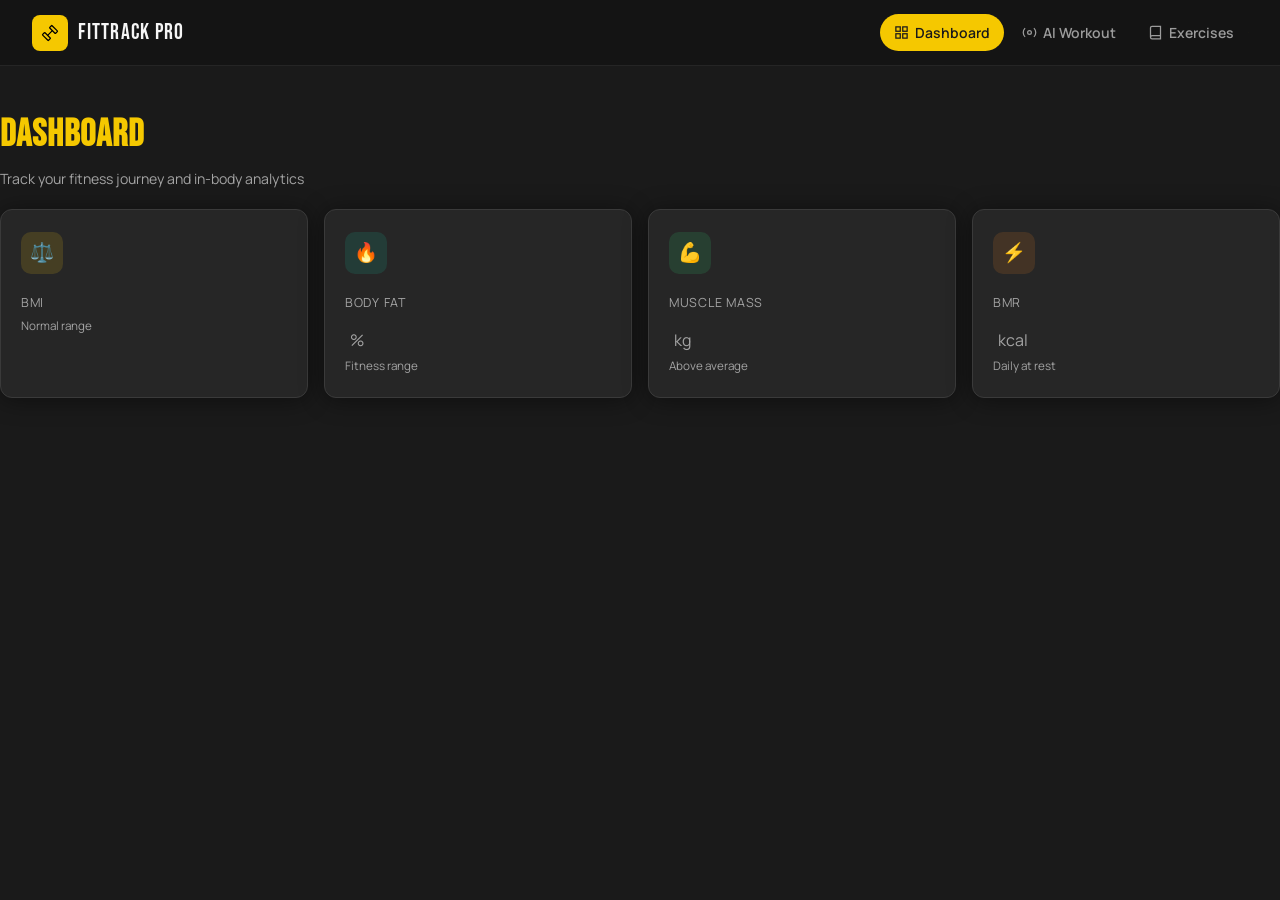
<file: Pages/Dashboard.html>
<!DOCTYPE html>
<html lang="en">
<head>
<meta charset="UTF-8"/>
<meta name="viewport" content="width=device-width, initial-scale=1.0"/>
<link
      href="https://fonts.googleapis.com/css2?family=Bebas+Neue&family=Manrope:wght@400;600;700;800&display=swap"
      rel="stylesheet"
    />
<link rel="stylesheet" href="../css/Dashboard.css"/>
<link rel="stylesheet" href="../css/Components.css"/>
<link rel="stylesheet" href="../css/Global.css"/>

</head>
<body>

<!-- ===== NAVIGATION SECTION ===== -->
<!-- NAVBAR -->
 <nav>
      <a class="logo" href="../index.html">
        <div class="logo-icon">
          <svg viewBox="0 0 24 24" fill="none" transform="rotate(-45)">
            <path
              d="M7.4 7H4.6C4.27 7 4 7.27 4 7.6V16.4C4 16.73 4.27 17 4.6 17H7.4C7.73 17 8 16.73 8 16.4V7.6C8 7.27 7.73 7 7.4 7Z"
              stroke="black"
              stroke-width="1.5"
              stroke-linecap="round"
              stroke-linejoin="round"
            />
            <path
              d="M19.4 7H16.6C16.27 7 16 7.27 16 7.6V16.4C16 16.73 16.27 17 16.6 17H19.4C19.73 17 20 16.73 20 16.4V7.6C20 7.27 19.73 7 19.4 7Z"
              stroke="black"
              stroke-width="1.5"
              stroke-linecap="round"
              stroke-linejoin="round"
            />
            <path
              d="M8 12H16"
              stroke="black"
              stroke-width="1.5"
              stroke-linecap="round"
            />
          </svg>
        </div>
        FitTrack Pro
      </a>

      <div class="nav-links">
        <a class="nav-link" href="Dashboard.html">
          <svg
            viewBox="0 0 24 24"
            fill="none"
            stroke="currentColor"
            stroke-width="2"
          >
            <rect x="3" y="3" width="7" height="7" />
            <rect x="14" y="3" width="7" height="7" />
            <rect x="3" y="14" width="7" height="7" />
            <rect x="14" y="14" width="7" height="7" />
          </svg>
          <span>Dashboard</span>
        </a>
        <a class="nav-link" href="Ai.html">
          <svg
            viewBox="0 0 24 24"
            fill="none"
            stroke="currentColor"
            stroke-width="2"
          >
            <circle cx="12" cy="12" r="3" />
            <path
              d="M19.07 4.93a10 10 0 0 1 0 14.14M4.93 4.93a10 10 0 0 0 0 14.14"
            />
          </svg>
          <span>AI Workout</span>
        </a>
        <a class="nav-link active" href="exercise.html">
          <svg
            viewBox="0 0 24 24"
            fill="none"
            stroke="currentColor"
            stroke-width="2"
          >
            <path d="M4 19.5A2.5 2.5 0 0 1 6.5 17H20" />
            <path
              d="M6.5 2H20v20H6.5A2.5 2.5 0 0 1 4 19.5v-15A2.5 2.5 0 0 1 6.5 2z"
            />
          </svg>
          <span>Exercises</span>
        </a>
      </div>

    </nav>
<!-- ===== END NAVIGATION SECTION ===== -->

<!-- MAIN -->
<main class="main">

  <div class="page-title" style="animation:fadeUp .4s ease both">
    <h1>Dashboard</h1>
    <p>Track your fitness journey and in-body analytics</p>
  </div>

  <!-- STAT CARDS -->
  <div class="stats-grid">
    <div class="stat-card bmi">
      <div class="stat-icon gold">⚖️</div>
      <div class="stat-label">BMI</div>
      <div class="stat-val" id="bmiVal"></div>
      <div class="stat-sub">Normal range</div>
    </div>
    <div class="stat-card fat">
      <div class="stat-icon teal">🔥</div>
      <div class="stat-label">Body Fat</div>
      <div class="stat-val" id="fatVal"><span class="stat-unit">%</span></div>
      <div class="stat-sub">Fitness range</div>
    </div>
    <div class="stat-card muscle">
      <div class="stat-icon green">💪</div>
      <div class="stat-label">Muscle Mass</div>
      <div class="stat-val" id="muscleVal"><span class="stat-unit">kg</span></div>
      <div class="stat-sub">Above average</div>
    </div>
    <div class="stat-card bmr">
      <div class="stat-icon orange">⚡</div>
      <div class="stat-label">BMR</div>
      <div class="stat-val" id="bmrVal"><span class="stat-unit">kcal</span></div>
      <div class="stat-sub">Daily at rest</div>
    </div>
  </div>

 


</main>
<script> 

document.addEventListener("DOMContentLoaded", function() {
    const currentPath = window.location.pathname.toLowerCase();

    document.querySelectorAll('.nav-link').forEach(link => {
        const linkHref = link.getAttribute('href').toLowerCase();

        if (currentPath.includes(linkHref) && linkHref !== "#" && linkHref !== "") {
            link.classList.add('active');
            console.log("Matched: " + linkHref);
                  } else {
            link.classList.remove('active');
        }
    });
});

window.onload = function() {
  const weight = parseFloat(localStorage.getItem('user_weight'));
  const height = parseFloat(localStorage.getItem('user_height'));
  const age = parseInt(localStorage.getItem('user_age'));
  const gender = localStorage.getItem('user_gender');

  if (!weight || !height || !age || !gender) return;

  const heightInMeters = height / 100;
  const bmi = weight / (heightInMeters * heightInMeters);

  let bmr = (gender === 'male') 
    ? (10 * weight) + (6.25 * height) - (5 * age) + 5 
    : (10 * weight) + (6.25 * height) - (5 * age) - 161;

  let bodyFat = (gender === 'male') 
    ? (1.20 * bmi) + (0.23 * age) - 16.2 
    : (1.20 * bmi) + (0.23 * age) - 5.4;
  bodyFat = Math.max(bodyFat, 2);

  const fatWeight = weight * (bodyFat / 100);
  const muscleMass = weight - fatWeight;

  // رمي النتايج جوه المربعات اللي في الـ HTML
  document.getElementById('bmiVal').innerText = bmi.toFixed(1);
  document.getElementById('fatVal').innerText = bodyFat.toFixed(1) + ' %';
  document.getElementById('muscleVal').innerText = muscleMass.toFixed(1) + ' Kg';
  document.getElementById('bmrVal').innerText = Math.round(bmr) + ' Kcal';
};
</script>

</body>
</html>
</file>
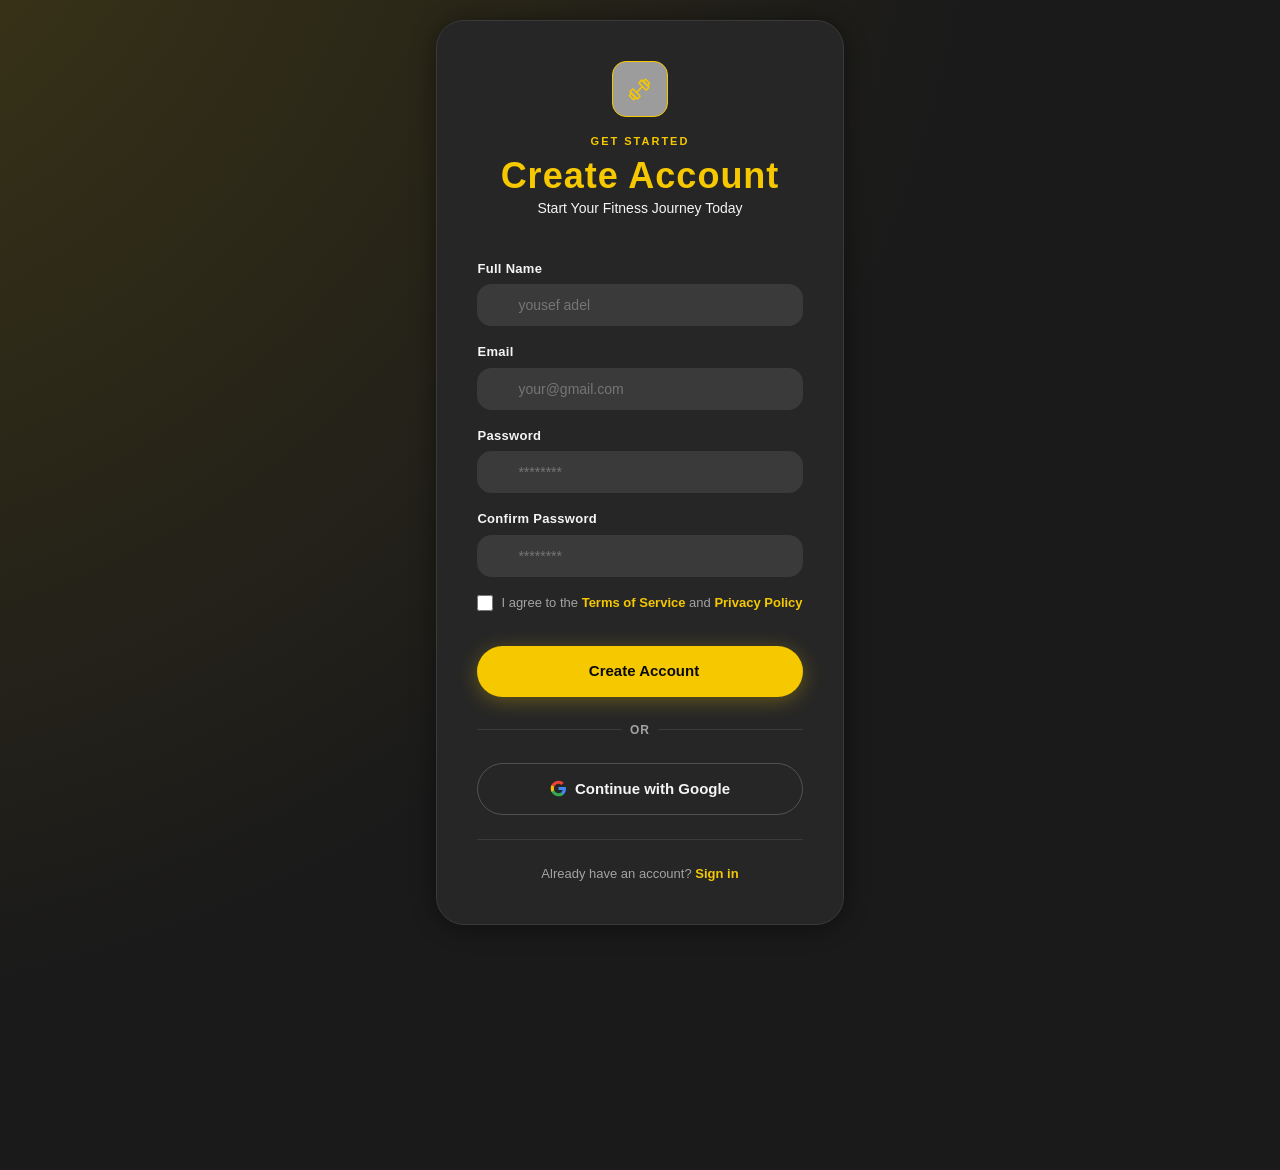
<file: Pages/signup.html>
<!DOCTYPE html>
<html lang="en">
<head>
  <meta charset="UTF-8">
  <meta name="viewport" content="width=device-width, initial-scale=1.0">
  <title>Sign Up - FitTrack Pro</title>
  
  <link rel="stylesheet" href="../css/Global.css">
  <link rel="stylesheet" href="../css/Components.css">
  <link rel="stylesheet" href="../css/signup.css">

</head>
<body>
  
  <!-- ===== MAIN CONTENT SECTION ===== -->
  <div class="page-wrap">
    <div class="auth-card shadow-card">
      <div id="form-view">
        <!-- ===== FORM HEADER SECTION ===== -->
        <div class="auth-header">
          <div class="auth-icon">
            <svg width="25px" height="25px" viewBox="0 0 24 24" fill="none" xmlns="http://www.w3.org/2000/svg" transform="rotate(-45)">
              <g id="SVGRepo_bgCarrier" stroke-width="0"></g>
              <g id="SVGRepo_tracerCarrier" stroke-linecap="round" stroke-linejoin="round"></g>
              <g id="SVGRepo_iconCarrier">
                <path d="M7.4 7H4.6C4.26863 7 4 7.26863 4 7.6V16.4C4 16.7314 4.26863 17 4.6 17H7.4C7.73137 17 8 16.7314 8 16.4V7.6C8 7.26863 7.73137 7 7.4 7Z" stroke="#f5c800" stroke-width="1.5" stroke-linecap="round" stroke-linejoin="round"></path>
                <path d="M19.4 7H16.6C16.2686 7 16 7.26863 16 7.6V16.4C16 16.7314 16.2686 17 16.6 17H19.4C19.7314 17 20 16.7314 20 16.4V7.6C20 7.26863 19.7314 7 19.4 7Z" stroke="#f5c800" stroke-width="1.5" stroke-linecap="round" stroke-linejoin="round"></path>
                <path d="M1 14.4V9.6C1 9.26863 1.26863 9 1.6 9H3.4C3.73137 9 4 9.26863 4 9.6V14.4C4 14.7314 3.73137 15 3.4 15H1.6C1.26863 15 1 14.7314 1 14.4Z" stroke="#f5c800" stroke-width="1.5" stroke-linecap="round" stroke-linejoin="round"></path>
                <path d="M23 14.4V9.6C23 9.26863 22.7314 9 22.4 9H20.6C20.2686 9 20 9.26863 20 9.6V14.4C20 14.7314 20.2686 15 20.6 15H22.4C22.7314 15 23 14.7314 23 14.4Z" stroke="#f5c800" stroke-width="1.5" stroke-linecap="round" stroke-linejoin="round"></path>
                <path d="M8 12H16" stroke="#f5c800" stroke-width="1.5" stroke-linecap="round" stroke-linejoin="round"></path>
              </g>
            </svg>
          </div>
          <span class="section-eyebrow">Get Started</span>
          <h1 class="auth-title">Create Account</h1>
          <p class="auth-sub">Start Your Fitness Journey Today</p>
        </div>
        <!-- ===== END FORM HEADER SECTION ===== -->
  
        <div class="form-group">
          <label class="form-label" for="inp-name">Full Name</label>
          <div class="form-input-wrap">
            <i class="fa-solid fa-address-card"></i>
            <input class="form-input" type="text" id="inp-name" placeholder="yousef adel" />
          </div>
        </div>
  
        <div class="form-group">
          <label class="form-label" for="mail">Email</label>
          <div class="form-input-wrap">
            <input class="form-input" type="email" id="mail" placeholder="your@gmail.com" />
            <i class="ti ti-mail" aria-hidden="true"></i>
          </div>
        </div>
  
        <div class="form-group">
          <label class="form-label" for="inp-pass">Password</label>
          <div class="form-input-wrap">
            <input class="form-input" type="password" id="inp-pass" placeholder="********" />
            <i class="ti ti-lock" aria-hidden="true"></i>
          </div>
        </div>
  
        <div class="form-group">
          <label class="form-label" for="inp-confirm">Confirm Password</label>
          <div class="form-input-wrap">
            <input class="form-input" type="password" id="inp-confirm" placeholder="********" />
            <i class="ti ti-lock-check" aria-hidden="true"></i>
          </div>
        </div>
  
        <div class="form-check">
          <input type="checkbox" id="chk-terms" />
          <label class="form-check-label" for="chk-terms">
            I agree to the <a href="#">Terms of Service</a> and <a href="#">Privacy Policy</a>
          </label>
        </div>
  
        <div class="form-error" id="err-msg"></div>
  
        <a href="#" class="btn btn--primary create" onclick="handleRegister() "> 
          <i class="ti ti-user-plus" aria-hidden="true"></i>
          Create Account
        </a>
  
        <div class="auth-divider"><span>OR</span></div>
  
        <a class="btn btn--secondary" onclick="">
          <svg width="17" height="17" viewBox="0 0 24 24" fill="none">
            <path d="M22.56 12.25c0-.78-.07-1.53-.2-2.25H12v4.26h5.92c-.26 1.37-1.04 2.53-2.21 3.31v2.77h3.57c2.08-1.92 3.28-4.74 3.28-8.09z" fill="#4285F4"/>
            <path d="M12 23c2.97 0 5.46-.98 7.28-2.66l-3.57-2.77c-.98.66-2.23 1.06-3.71 1.06-2.86 0-5.29-1.93-6.16-4.53H2.18v2.84C3.99 20.53 7.7 23 12 23z" fill="#34A853"/>
            <path d="M5.84 14.09c-.22-.66-.35-1.36-.35-2.09s.13-1.43.35-2.09V7.07H2.18C1.43 8.55 1 10.22 1 12s.43 3.45 1.18 4.93l3.66-2.84z" fill="#FBBC05"/>
            <path d="M12 5.38c1.62 0 3.06.56 4.21 1.64l3.15-3.15C17.45 2.09 14.97 1 12 1 7.7 1 3.99 3.47 2.18 7.07l3.66 2.84c.87-2.6 3.3-4.53 6.16-4.53z" fill="#EA4335"/>
          </svg>
          Continue with Google
        </a>
  
        <div class="auth-footer">
          Already have an account? <a href="#">Sign in</a>
        </div>
      </div>
  
      





  <!-- ===== JAVASCRIPT SECTION ===== -->
  <script>
    function handleRegister() {
      const name = document.getElementById('inp-name').value.trim();
      const email = document.getElementById('mail').value.trim();
      const pass = document.getElementById('inp-pass').value;
      const confirm = document.getElementById('inp-confirm').value;
      const terms = document.getElementById('chk-terms').checked;
      const err = document.getElementById('err-msg');

      if (!name) { err.innerHTML = '<i class="ti ti-alert-circle"></i> Please enter your full name.'; return; }
      if (!email || !email.includes('@')) { err.innerHTML = '<i class="ti ti-alert-circle"></i> Please enter a valid email.'; return; }
      if (pass.length < 6) { err.innerHTML = '<i class="ti ti-alert-circle"></i> Password must be at least 6 characters.'; return; }
      if (pass !== confirm) { err.innerHTML = '<i class="ti ti-alert-circle"></i> Passwords do not match.'; return; }
      if (!terms) { err.innerHTML = '<i class="ti ti-alert-circle"></i> Please agree to the terms and conditions.'; return; }

      err.innerHTML = '';
      window.location.href = "user-data.html";
    }
  </script>
  <!-- ===== END JAVASCRIPT SECTION ===== -->
</body>
</html>
</file>
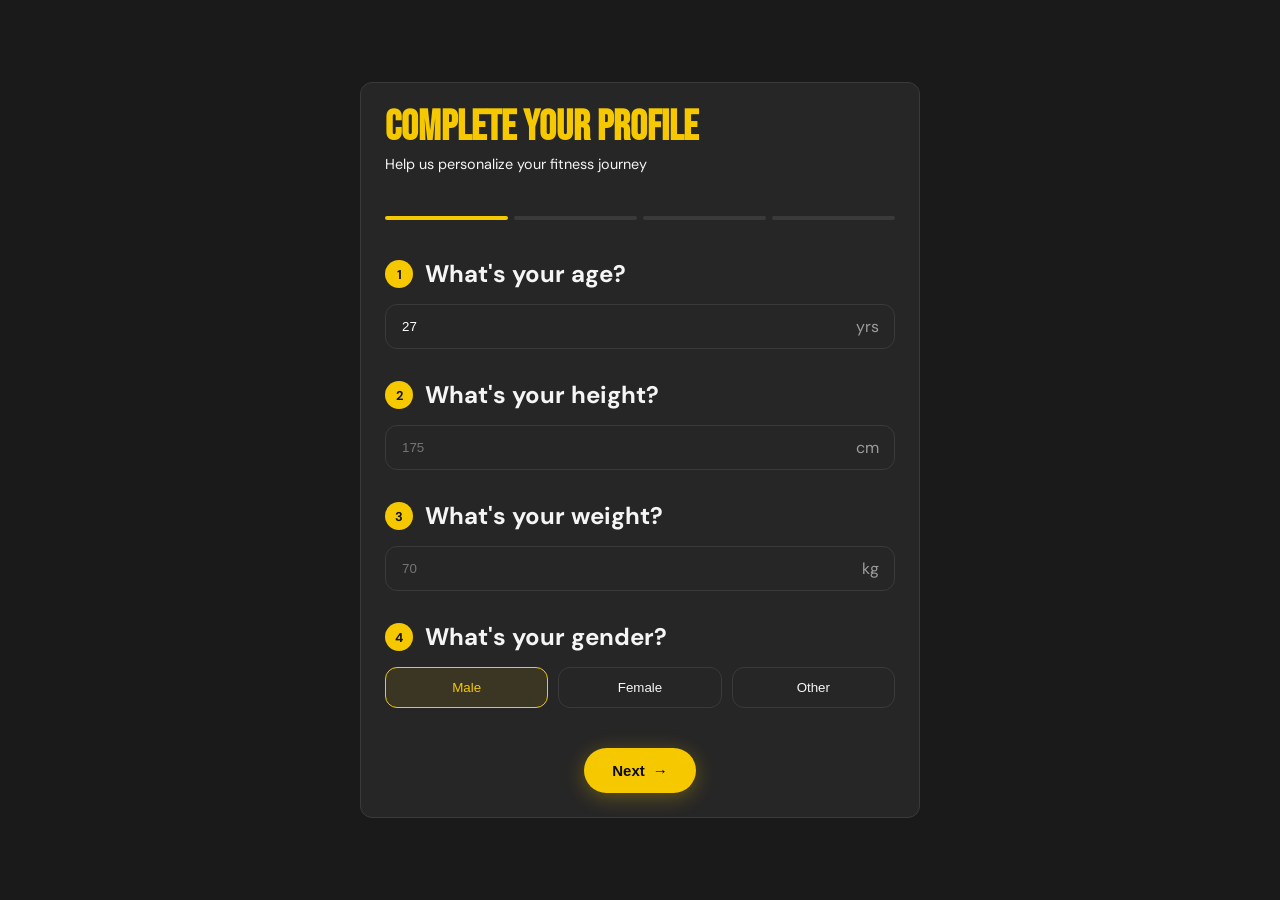
<file: Pages/user-data.html>
<!doctype html>
<html lang="en">
  <head>
    <meta charset="UTF-8" />
    <meta name="viewport" content="width=device-width, initial-scale=1.0" />
    <link
      href="https://fonts.googleapis.com/css2?family=Bebas+Neue&family=DM+Sans:wght@300;400;500;600&display=swap"
      rel="stylesheet"
    />
    <link rel="stylesheet" href="../css/Global.css" />
    <link rel="stylesheet" href="../css/user-data.css" />
    <link rel="stylesheet" href="../css/Components.css" />
  </head>
  <body>
    <!-- ===== HEADER SECTION ===== -->
    <div class="card" id="card">
      <header class="header">
        <h1>Complete Your Profile</h1>
        <p>Help us personalize your fitness journey</p>
      </header>
    <!-- ===== END HEADER SECTION ===== -->

      <div class="progress-bar">
        <span class="active"></span><span></span><span></span><span></span>
      </div>

      <!-- ===== MAIN CONTENT SECTION ===== -->
      <main class="step active">
        <div class="field">
          <div class="field-label">
            <div class="field-num">1</div>
            <h2>What's your age?</h2>
          </div>
          <div class="input-wrap">
            <input type="number" id="age" value="27" min="10" max="100" />
            <span class="unit">yrs</span>
          </div>
        </div>

        <div class="field">
          <div class="field-label">
            <div class="field-num">2</div>
            <h2>What's your height?</h2>
          </div>
          <div class="input-wrap">
            <input
              type="number"
              id="height"
              placeholder="175"
              min="100"
              max="250"
            />
            <span class="unit">cm</span>
          </div>
        </div>

        <div class="field">
          <div class="field-label">
            <div class="field-num">3</div>
            <h2>What's your weight?</h2>
          </div>
          <div class="input-wrap">
            <input type="number" id="weight" placeholder="70" step="0.1" />
            <span class="unit">kg</span>
          </div>
        </div>

        <div class="field">
          <div class="field-label">
            <div class="field-num">4</div>
            <h2>What's your gender?</h2>
          </div>
          <div class="gender-options">
            <button
              class="gender-btn selected"
              data-val="male"
              onclick="selectGender(this)"
            >
              Male
            </button>
            <button
              class="gender-btn"
              data-val="female"
              onclick="selectGender(this)"
            >
              Female
            </button>
            <button
              class="gender-btn"
              data-val="other"
              onclick="selectGender(this)"
            >
              Other
            </button>
          </div>
        </div>
      </main>
      <!-- ===== END MAIN CONTENT SECTION ===== -->

      <footer class="nav-row">
        <div class="form-error" id="err-msg"></div>
        <button class="btn btn--primary next-btn" onclick="validateStep()" id="sign-btn">
          Next <span>→</span>
        </button>
      </footer>
    </div>

   

    <!-- ===== JAVASCRIPT SECTION ===== -->
    <script>
      let gender = "male";

      function selectGender(el) {
        document
          .querySelectorAll(".gender-btn")
          .forEach((b) => b.classList.remove("selected"));
        el.classList.add("selected");
        gender = el.dataset.val;
      }

      function validateStep() {
        const fields = ["age", "height", "weight"].map(
          (id) => document.getElementById(id).value,
        );
        if (fields.some((val) => !val)) {
          document.getElementById("err-msg").textContent =
            "Please fill in all fields";
        } else {
          document.getElementById("err-msg").textContent = "";
        }
      }

document.getElementById('sign-btn').addEventListener('click', function() {
  const w = document.getElementById('weight').value;
  const h = document.getElementById('height').value;
  const a = document.getElementById('age').value;
  const g = gender;

  if(w && h && a && g) {
    localStorage.setItem('user_weight', w);
    localStorage.setItem('user_height', h);
    localStorage.setItem('user_age', a);
    localStorage.setItem('user_gender', g);
    
    window.location.href = "Dashboard.html"; 
  } else {
    document.getElementById("err-msg").textContent = "Please complete your profile";
  }
});

 </script>
    <!-- ===== END JAVASCRIPT SECTION ===== -->
  </body>
</html>
</file>
<file: css/Dashboard.css>
/* ===== IMPORTS ===== */
@import url('./Components.css');
@import url('./Global.css');
/* ===== END IMPORTS ===== */

/* ===== RESET AND BASE STYLES ===== */
      * {
        margin: 0;
        padding: 0;
        box-sizing: border-box;
      }

      body {
        background: var(--background);
        color: #f5f5f5;
        font-family: "Manrope", sans-serif;
        min-height: 100vh;
      }

      a {
        text-decoration: none;
        color: inherit;
      }
      button {
        cursor: pointer;
        font-family: inherit;
        border: none;
        background: none;
      }
/* ===== END RESET AND BASE STYLES ===== */


/* ===== NAVIGATION STYLES ===== */
/* NAV */
nav {
        position: fixed;
        top: 0;
        left: 0;
        right: 0;
        z-index: 100;
        height: var(--nav-h);
        background: rgba(20, 20, 20, 0.9);
        backdrop-filter: blur(16px);
        border-bottom: 1px solid rgba(255, 255, 255, 0.07);
        display: flex;
        align-items: center;
        padding: 0 32px;
        gap: 16px;
      }

      .logo {
        display: flex;
        align-items: center;
        gap: 10px;
        font-family: "Bebas Neue", sans-serif;
        font-size: 1.4rem;
        letter-spacing: 0.05em;
      }

      .logo-icon {
        width: 36px;
        height: 36px;
        background: var(--primary);
        border-radius: 8px;
        display: flex;
        align-items: center;
        justify-content: center;
      }

      .logo-icon svg {
        width: 20px;
        height: 20px;
      }

      .nav-links {
        display: flex;
        align-items: center;
        gap: 4px;
        margin-left: auto;
      }

      .nav-link {
        display: flex;
        align-items: center;
        gap: 6px;
        padding: 8px 14px;
        border-radius: 999px;
        font-size: 0.875rem;
        font-weight: 600;
        color: var(--muted);
        transition: all 0.15s;
      }

      .nav-link:hover {
        color: #f5f5f5;
        background: rgba(255, 255, 255, 0.05);
      }
      .nav-link.active {
        background: var(--primary);
        color: var(--primary-fg);
      }
      .nav-link svg {
        width: 15px;
        height: 15px;
      }
/* ===== END NAVIGATION STYLES ===== */






/* ===== MAIN CONTENT STYLES ===== */
/* MAIN */
main {
  padding-top: calc(var(--nav-h) + 40px);
  max-width: 1400px;
  margin: 0 auto;
}

.page-title h1 {
  font-family: var(--font-display);
  font-size: 2.4rem;
  color: var(--primary);
  letter-spacing: 1px;
}

.page-title p {
  color: var(--muted-foreground);
  font-size: 0.88rem;
  margin-top: 4px;
}



/* STATS GRID */
.stats-grid {
  display: grid;
  grid-template-columns: repeat(4, 1fr);
  gap: 16px;
  margin-bottom: 20px;
  animation: fadeUp 0.5s 0.1s ease both;
  opacity: 0;
  animation-fill-mode: both;
  
}

.stat-card {
  background: var(--card);
  border: 1px solid var(--border);
  border-radius: var(--radius);
  padding: 22px 20px;
  position: relative;
  overflow: hidden;
  cursor: pointer;
  transition:
    border-color 0.25s,
    transform 0.2s;
    margin-top: 20px;
    box-shadow: 0 2px 24px rgba(0, 0, 0, 0.45);
}

.stat-card:hover {
  border-color: var(--primary);
  transform: translateY(-2px);
}



.stat-icon {
  width: 42px;
  height: 42px;
  border-radius: 10px;
  display: flex;
  align-items: center;
  justify-content: center;
  font-size: 1.2rem;
  margin-bottom: 20px;
}

.stat-icon.gold {
  background: rgba(245, 197, 24, 0.15);
}

.stat-icon.teal {
  background: rgba(26, 188, 156, 0.15);
}

.stat-icon.green {
  background: rgba(46, 204, 113, 0.15);
}

.stat-icon.orange {
  background: rgba(230, 126, 34, 0.15);
}

.stat-trend {
  position: absolute;
  top: 18px;
  right: 18px;
  color: var(--green);
  font-size: 0.75rem;
  display: flex;
  align-items: center;
  gap: 3px;
}

.stat-label {
  color: var(--muted-foreground);
  font-size: 0.78rem;
  text-transform: uppercase;
  letter-spacing: 0.06em;
  margin-bottom: 6px;
}

.stat-val {
  font-family: var(--font-display);
  font-size: 2.2rem;
  line-height: 1;
  color: var(--foreground);
}

.stat-unit {
  font-size: 1rem;
  font-family: var(--font-body);
  color: var(--muted-foreground);
  margin-left: 5px;
}
.stat-sub {
  color: var(--muted-foreground);
  font-size: 0.73rem;
  margin-top: 4px;
}


@keyframes fadeUp {
  from {
    opacity: 0;
    transform: translateY(20px);
  }
  to {
    opacity: 1;
    transform: translateY(0);
  }
}
</file>
<file: css/Components.css>
/* ===== BUTTON COMPONENTS ===== */
.btn {
  display: inline-flex;
  align-items: center;
  gap: var(--sm);
  padding: 14px 28px;
  border-radius: var(--radius-pill);
  font-family: var(--font-body);
  font-weight: 700;
  font-size: 15px;
  cursor: pointer;
  border: none;
  transition: all var(--transition-normal);
  white-space: nowrap;
}

.btn--primary {
  background: var(--primary);
  color: #0a0a0a;
  box-shadow: var(--shadow-accent);
}

.btn--primary:hover {
  transform: translateY(-2px);
  box-shadow: 0 6px 28px rgba(245, 200, 0, 0.45);
}
.btn--secondary {
  background: transparent;
  color: var(--color-text-primary);
  border: 1.5px solid rgba(255, 255, 255, 0.2);
}
.btn--secondary:hover {
  border-color: rgba(255, 255, 255, 0.45);
  background: rgba(255, 255, 255, 0.05);
  transform: translateY(-2px);
}

.btn-outline {
  background-color: transparent;
  border: 2px solid var(--border);
  color: var(--foreground);
}
/* ===== END BUTTON COMPONENTS ===== */

/* ===== CARD COMPONENTS ===== */
/* --- مكون الكارت (Card Component) --- */
.card {
  background-color: var(--card);
  color: var(--card-foreground);
  border-radius: var(--radius);
  border: 1px solid var(--border);
  padding: 1.5rem;
  box-shadow: var(--shadow-lg);
  transition: border-color 0.3s ease;
}

.card:hover {
  border-color: var(--primary);
}

.rank-row {
  display: flex;
  align-items: center;
  gap: 1rem;
  padding: 1rem;
  background: rgba(255, 255, 255, 0.03);
  border-radius: calc(var(--radius) / 2);
  margin-bottom: 0.75rem;
}

.rank-badge {
  width: 30px;
  height: 30px;
  background: var(--secondary);
  border-radius: 50%;
  display: flex;
  align-items: center;
  justify-content: center;
  font-weight: bold;
}
/* ===== END CARD COMPONENTS ===== */
</file>
<file: css/Global.css>
:root {
  --font-size: 16px; /* الحجم الأساسي للنصوص في الموقع */
  --background: #1a1a1a;
  --foreground: #f5f5f5;
          --primary-fg: #1a1a1a;

  /* لون النص الأساسي \ */

  --card: #262626; /* لون خلفية الكارت (أفتح من الخلفية الأساسية شوية) */
  --card-foreground: #f5f5f5; /* لون النص اللي جوه الكروت */

  /* --- اللون الأساسي (The Fitness Yellow) --- */
  --primary: #f5c800;
  --purple: #7c3aed;
  --primary-foreground: #1a1a1a; /* لون النص اللي هيتكتب "جوه" الزرار الأصفر (أسود عشان يظهر) */

  /* --- الألوان الثانوية والباهتة --- */
  --secondary: #3a3a3a; /* للأزرار الأقل أهمية أو العناصر الجانبية */
  --secondary-foreground: #f5f5f5;
  --muted: #9c9c9c; /* العناصر اللي مش عايزينها تجذب الانتباه */
  --muted-foreground: #a3a3a3; /* لون النصوص التوضيحية الباهتة (زي الشرح تحت العناوين) */

  /* --- لون التمييز (Accent) --- */
  --accent: #f5c800; /* بيستخدم للتركيز على حاجة معينة (Hover مثلاً) */
  --accent-foreground: #1a1a1a;

  /* --- التنبيهات والأخطاء --- */
  --destructive: #ef4444; /* لون أحمر لعمليات المسح أو الأخطاء في الإنبووت */
  --destructive-foreground: #ffffff;

  /* --- الحواف والمدخلات (Inputs) --- */
  --border: #3a3a3a; /* لون الخطوط الرفيعة اللي بتحدد الكروت والإنبووتس */
  --input: #3a3a3a; /* لون حدود مربعات الإدخال */
  --input-background: #2a2a2a; /* لون خلفية مربع الإدخال (زي اللي في صفحة التسجيل) */

  /* --- الخطوط والتركيز --- */
  --font-weight-medium: 500; /* ثقل الخط للعناوين */
  --font-weight-normal: 400; /* ثقل الخط للكلام العادي */
  --ring: #f5c800; /* لون "الهالة" اللي بتظهر حول الإنبووت لما تضغط عليه (Focus) */

  --teal: #1abc9c;
  --blue: #3498db;
  --orange: #e67e22;

        --green: #2ecc71;
        --red: #ef4444;
        --nav-h: 66px;

        --bg-color: #1a1a1a;
            --card-bg: #222222;
            --border-color: #333333;
            --primary-yellow: #facc15;
            --text-main: #ffffff;
            --text-muted: #9ca3af;

  /* --- الحواف الدائرية (Radius) --- */
  --radius: 0.75rem;

  --gradient-hero:
    radial-gradient(
      ellipse 80% 60% at 70% 40%,
      rgba(124, 58, 237, 0.18) 0%,
      transparent 60%
    ),
    radial-gradient(
      ellipse 50% 40% at 10% 80%,
      rgba(245, 200, 0, 0.08) 0%,
      transparent 60%
    ),
    #141414;

  --gradient-cta: linear-gradient(
    135deg,
    #2a2040 0%,
    #1c1c2e 50%,
    #232030 100%
  );

  --gradient-accent-btn: linear-gradient(135deg, #f5c800 0%, #e6b800 100%);

  --gradient-card-border: linear-gradient(
    135deg,
    rgba(255, 255, 255, 0.08),
    rgba(255, 255, 255, 0.02)
  );

  /* space */
  --xs: 4px;
  --sm: 8px;
  --md: 16px;
  --lg: 24px;
  --xl: 40px;
  --2xl: 64px;
  --3xl: 96px; /* درجة انحناء زوايا الكروت (بتخلي شكل الموقع مودرن) */

  /* Radius */
  --radius-sm: 8px;
  --radius-md: 14px;
  --radius-lg: 20px;
  --radius-xl: 28px;
  --radius-pill: 9999px;

  --shadow-card: 0 2px 24px rgba(0, 0, 0, 0.45);
  --shadow-accent: 0 4px 20px rgba(245, 200, 0, 0.3);
  --shadow-glow: 0 0 40px rgba(124, 58, 237, 0.25);

  /* Typography */
  --font-display: "Bebas Neue", sans-serif;
  --font-body: "Manrope", sans-serif;

  /* Transitions */
  --transition-fast: 0.15s ease;
  --transition-normal: 0.25s ease;
  --transition-slow: 0.4s ease;
}
/* ===== END CSS VARIABLES ===== */

/* ===== BASE STYLES ===== */

* {
  margin: 0;
  padding: 0;
  box-sizing: border-box; /* بيضمن إن العرض والارتفاع محسوبين صح */
  border-color: var(--border);
  border-style: solid;
  border-width: 0; /* بنخلي العرض صفر وبنزوده بس للي محتاج border */
}

body {
  background-color: var(--background);
  color: var(--foreground);
  font-family: "Manrope", sans-serif; /* الخط اللي أنت استدعيته في HTML */
  line-height: 1.5;
  -webkit-font-smoothing: antialiased;
}

html {
  scroll-behavior: smooth;
}

a {
  text-decoration: none;
  color: inherit;
}
/* ===== END BASE STYLES ===== */
</file>
<file: css/signup.css>
/* ===== IMPORTS ===== */
@import url('./Components.css');
@import url('./Global.css');
/* ===== END IMPORTS ===== */
 
  body {
  margin: 0;
  padding: 0;
  width: 100%;
  display: flex;
  align-items: center;    
  justify-content: center;  
  background: var(--background); 
}

a {
        text-decoration: none;
        color: inherit;
      }

      
.page-wrap::before{
    content: '';
    position: absolute;
    inset: 0;
    pointer-events: none;
    background: radial-gradient(circle at -20% -20%, rgba(245, 200, 0, 0.18) 0%, transparent 60%);
    z-index: 0;
    height: 130%;
}
  .auth-card {
    background: var(--card);
    border: 1px solid var(--border);
    border-radius: var(--radius-xl);
    padding: var(--xl) var(--xl);
    width: 100%;
    max-width: 600px;
    box-shadow: var(--shadow-card);
    position: relative;
    z-index: 1;
    margin-top: 20px;

  }

  .auth-card .btn {
    display: flex;            
    width: 100%;             
    justify-content: center;  
    align-items: center;      
    margin-bottom: var(--md); 
    box-sizing: border-box;  
}

  .auth-header {
    text-align: center;
    margin-bottom: var(--xl);
    align-items: center;
  }
  .auth-icon {
    width: 56px;
    height: 56px;
    background: var(--muted);
    border: 1px solid var(--primary);
    border-radius: var(--radius-md);
    display: flex;
    align-items: center;
    justify-content: center;
    margin: 0 auto var(--md);
    font-size: 26px;
    color: var(--primary);
  }
  .auth-title {
    font-family: var(--font-display);
    font-size: 36px;
    color: var(--primary);
    letter-spacing: 1px;
    line-height: 1;
    margin-bottom: var(--xs);
  }
  .auth-sub {
    font-size: 14px;
    color: var(--foreground-secondary);
  }

  /* === FORM === */
  .form-group {
    margin-bottom: var(--md);
  }
  .form-label {
    display: block;
    font-size: 13px;
    font-weight: 700;
    color: var(--secondary-foreground);
    margin-bottom: 6px;
    letter-spacing: 0.3px;
  }
  .form-input-wrap {
    position: relative;
  }

  .form-input-wrap i {
    position: absolute !important; 
    left: 13px !important;
    top: 50% !important;
    transform: translateY(-50%) !important;
    z-index: 5 !important;        
    color: #f5c800 !important;   
    display: inline-block !important; 
    visibility: visible !important;   
    pointer-events: none;
}
  .form-input {
    width: 100%;
    box-sizing: border-box;
    background: var(--secondary);
    border: 1px solid var(--border);
    border-radius: var(--radius-md);
    padding: 12px 14px 12px 40px;
    font-size: 14px;
    font-family: var(--font-body);
    color: var(--muted-foreground);
    outline: none;
    transition: border-color var(--transition-fast), background var(--transition-fast);
  }

  .form-input:focus {
    border-color: var(--primary);
  }
  .form-input:focus + i,
  .form-input-wrap:focus-within i { color: var(--primary); }

  /* === CHECKBOX === */
  .form-check {
    display: flex;
    align-items: flex-start;
    gap: var(--sm);
    margin: var(--md) 0;
  }
  .form-check input[type="checkbox"] {
    width: 16px;
    height: 16px;
    accent-color: var(--primary);
    cursor: pointer;
    margin-top: 2px;
    flex-shrink: 0;
  }
  .form-check-label {
    font-size: 13px;
    color: var(--muted-foreground);
    line-height: 1.5;
  }
  .form-check-label a {
    color: var(--primary);
    font-weight: 600;
    text-decoration: none;
  }
  .form-check-label a:hover { color: var(--primary); }

  /* === ERROR === */
  .form-error {
    font-size: 12px;
    color: var(--color-error);
    min-height: 18px;
    margin-top: var(--sm);
    display: flex;
    align-items: center;
    gap: 5px;
  }

  /* === DIVIDER === */
  .auth-divider {
    display: flex;
    align-items: center;
    gap: var(--sm);
    margin: var(--lg) 0;
  }
  .auth-divider::before, .auth-divider::after {
    content: '';
    flex: 1;
    height: 1px;
    background: var(--border);
  }
  .auth-divider span {
    font-size: 12px;
    color: var(--muted-foreground);
    font-weight: 700;
    letter-spacing: 1px;
  }



  /* === FOOTER LINK === */
  .auth-footer {
    text-align: center;
    margin-top: var(--lg);
    font-size: 13px;
    color: var(--muted-foreground);
    padding-top: var(--lg);
    border-top: 1px solid var(--border);
  }
  .auth-footer a {
    color: var(--primary);
    font-weight: 700;
    text-decoration: none;
  }
  .auth-footer a:hover { color: var(--primary); }



  
  /* === SUCCESS === */
  .auth-success {
    display: none;
    flex-direction: column;
    align-items: center;
    text-align: center;
    gap: var(--md);
    padding: var(--xl) 0;
  }
  .auth-success i { font-size: 52px; color: var(--primary); }
  .auth-success h3 {
    font-family: var(--font-display);
    font-size: 32px;
    color: var(--primary);
    letter-spacing: 1px;
  }
  .auth-success p { color: var(--muted-foreground); font-size: 14px; }

  /* section-eyebrow reuse */
  .section-eyebrow {
    font-size: 11px;
    font-weight: 700;
    letter-spacing: 2px;
    text-transform: uppercase;
    color: var(--primary);
    display: block;
    margin-bottom: var(--sm);
  }
</file>
<file: css/user-data.css>
@import url('./Global.css');
@import url('./Components.css');

*, *::before, *::after {
     box-sizing: border-box;
      margin: 0; 
      padding: 0;
     }

body {
    background: var(--background);
    font-family: 'DM Sans', sans-serif;
    min-height: 100vh;
    display: flex;
    align-items: center;
    justify-content: center;
    padding: 16px;
}



/* ------------------ */
/* الكارد الأساسي */
.card, .auth-success {
    background: var(--background);
    border: 1px solid var(--border);
    border-radius: 20px;
    padding: 48px 44px;
    width: 100%;
    max-width: 560px;
    animation: fadeUp 0.5s ease both;
}

@keyframes fadeUp {
    from { opacity: 0; 
        transform: translateY(20px); 
    }
    to { opacity: 1; 
        transform: translateY(0); 
    }
}

.header { 
    margin-bottom: 40px; 
    text-align: left; 
}
.header h1 { 
    font-family: 'Bebas Neue', sans-serif; 
    font-size: 2.6rem; 
    color: var(--primary);
     line-height: 1;
     }

.header p {
     color: var(--secondary-foreground);
      font-size: 0.9rem;
       margin-top: 6px;
     }

.progress-bar { 
    display: flex;
     gap: 6px;
      margin-bottom: 36px;
     }

.progress-bar span { 
     flex: 1; 
     height: 4px;
      border-radius: 99px;
       background: var(--border); 
    }

.progress-bar span.active { 
    background: var(--primary); 
}

.field { 
    margin-bottom: 28px; 
}

.field-label { 
    display: flex;
     align-items: center; 
     gap: 12px;
      margin-bottom: 12px; 
    }

.field-num {
    width: 28px; 
    height: 28px; 
    background: var(--primary);
     color: #111;
    font-weight: 700; 
    border-radius: 50%; 
    display: flex; 
    align-items: center; 
    justify-content: center; 
    font-size: 0.8rem;
}

.input-wrap { 
    position: relative; 
}


.input-wrap input {
    width: 100%;
    background: transparent;
    border: 1.5px solid var(--border);
    border-radius: var(--radius);
    color: #fff;
     padding: 14px 16px; 
     transition: 0.2s;
}

.input-wrap input:focus { 
    border-color: var(--primary);
     outline: none; 
    }

.input-wrap .unit {
     position: absolute;
      right: 16px;
       top: 50%; 
       transform: translateY(-50%);
        color: var(--muted);
     }

.gender-options { 
    display: grid;
     grid-template-columns: repeat(3, 1fr);
      gap: 10px; 
    }

.gender-btn {
    background: transparent;
    border: 1.5px solid var(--border);
    border-radius: var(--radius);
    color: var(--secondary-foreground);
    padding: 12px 0;
     cursor: pointer;
      transition: 0.2s;
}

.gender-btn.selected { 
    border-color: var(--primary);
     color: var(--primary);
      background: rgba(245,197,24,0.1); 
    }

.nav-row {
     display: flex;
      flex-direction: column; 
      align-items: center; 
      gap: 12px; 
    }

.form-error {
     color: #ff4d4d;
      font-size: 0.85rem;
     }
</file>
